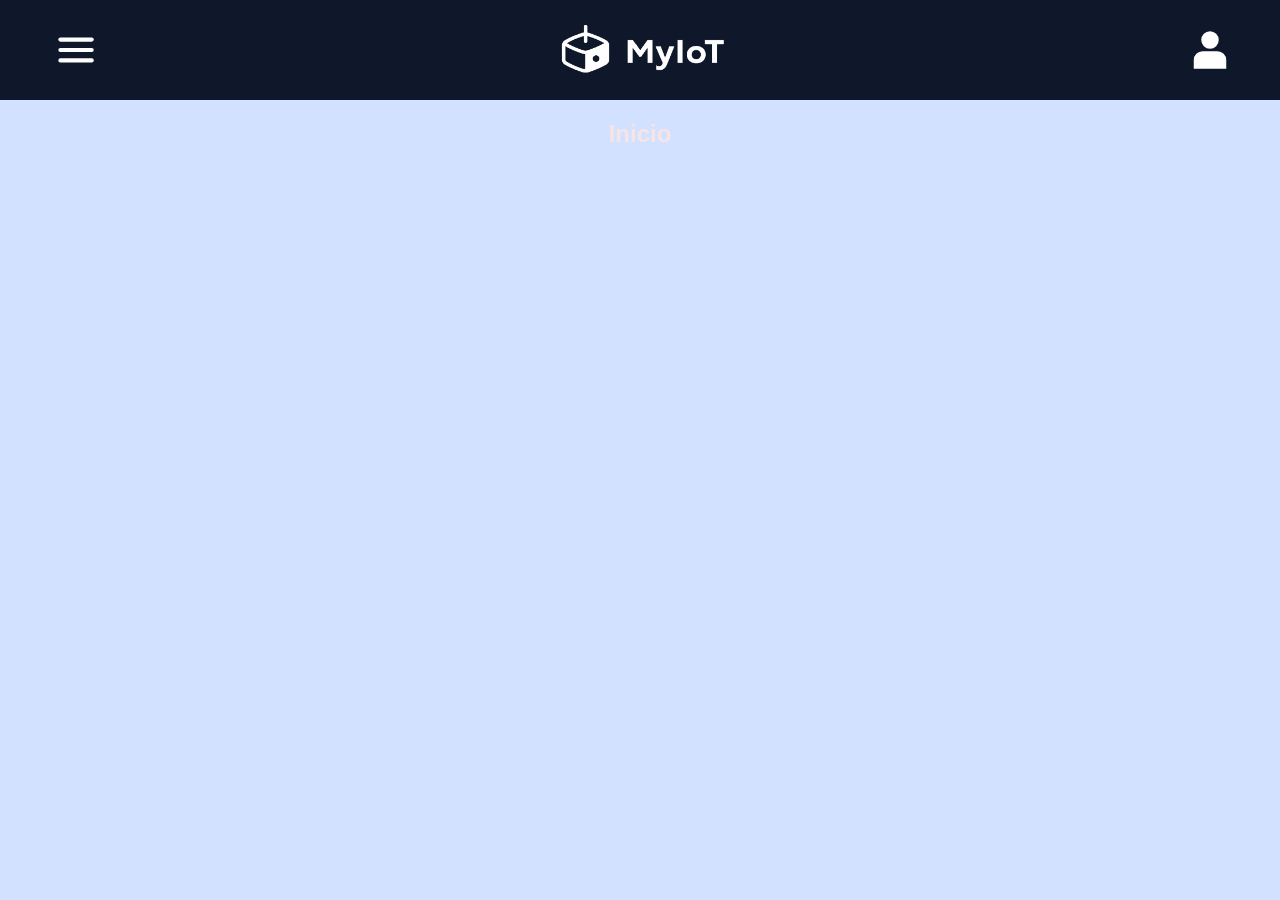
<file: data-dev/webserver/index.html>
<!DOCTYPE html>
<html lang="pt-BR">
<head>
    <meta charset="UTF-8">
    <title>MyIoT</title>
    <link rel="icon" href="../assets/favicon.ico">
    <meta name="viewport" content="width=device-width, initial-scale=1.0">
    
    <link rel="stylesheet" href="./css/base.css">
    <link rel="stylesheet" href="./css/layout.css">
    
    <link rel="stylesheet" href="./css/form.css">
    
</head>

<body>

  <!-- Header -->
  <div id="header-placeholder"></div>

  <!-- Sidebar -->
  <div id="sidebar-placeholder"></div>

  <section id="content">

  </section>

  <script src="./scripts/script.js"></script>
  
</body>

</html>
</file>
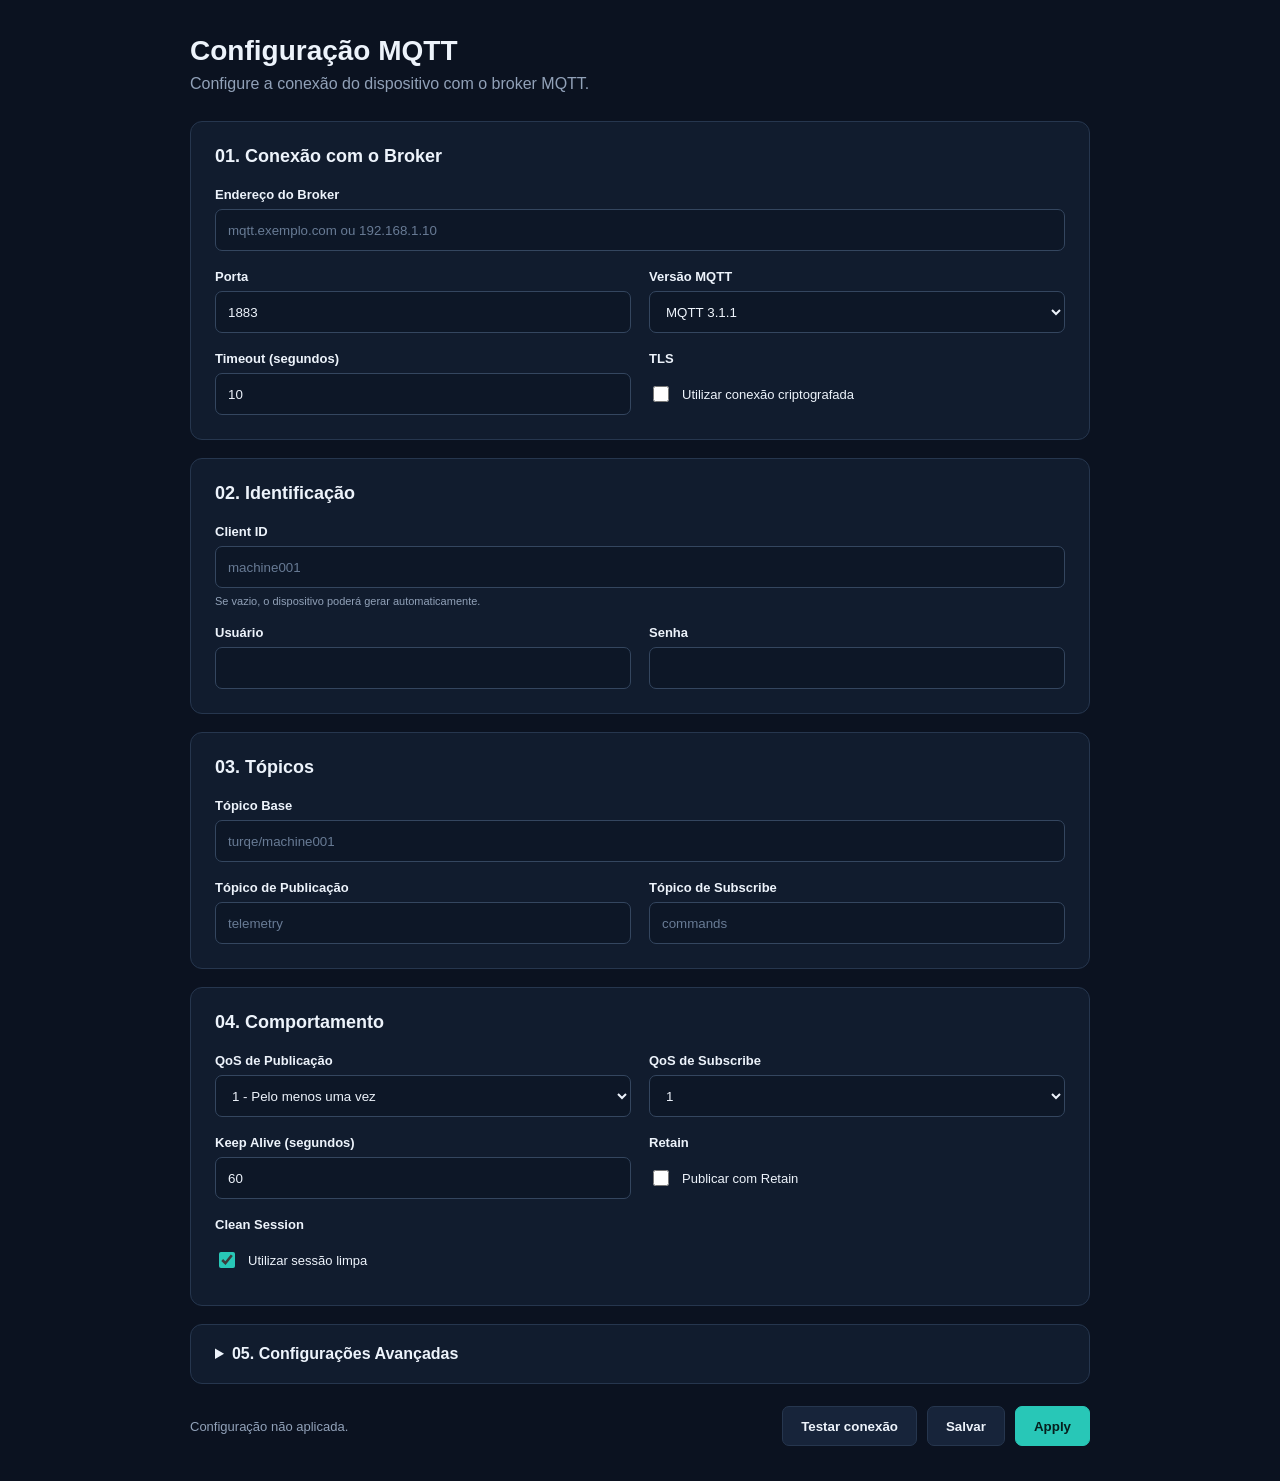
<file: data/mqtt_ia.html>
<!DOCTYPE html>
<html lang="pt-BR">
<head>
<meta charset="UTF-8">
<meta name="viewport" content="width=device-width, initial-scale=1.0">
<title>MQTT Configuration</title>

<style>
:root {
    --bg: #0b1220;
    --surface: #111c2e;
    --surface2: #17243a;
    --border: #26364e;
    --text: #edf3fb;
    --muted: #91a1b8;
    --accent: #28c7b7;
    --danger: #ff7777;
}

* {
    box-sizing: border-box;
}

body {
    margin: 0;
    padding: 35px 18px;
    background: var(--bg);
    color: var(--text);
    font-family: Arial, sans-serif;
}

.container {
    max-width: 900px;
    margin: auto;
}

header {
    margin-bottom: 28px;
}

header h1 {
    margin: 0 0 8px;
    font-size: 28px;
}

header p {
    color: var(--muted);
    margin: 0;
}

.panel {
    background: var(--surface);
    border: 1px solid var(--border);
    border-radius: 12px;
    padding: 24px;
    margin-bottom: 18px;
}

.panel h2 {
    margin: 0 0 20px;
    font-size: 18px;
}

.form-grid {
    display: grid;
    grid-template-columns: repeat(2, 1fr);
    gap: 18px;
}

.field {
    display: flex;
    flex-direction: column;
    gap: 7px;
}

.field.full {
    grid-column: span 2;
}

label {
    font-size: 13px;
    font-weight: 600;
}

input:not([type="checkbox"]),
select {
    width: 100%;
    height: 42px;
    padding: 10px 12px;
    border: 1px solid #34465f;
    border-radius: 7px;
    background: #0d1727;
    color: var(--text);
    outline: none;
}

input:focus,
select:focus {
    border-color: var(--accent);
}

input::placeholder {
    color: #687b95;
}

small {
    color: var(--muted);
    font-size: 11px;
}

.checkbox-field {
    display: flex;
    align-items: center;
    gap: 10px;
    min-height: 42px;
}

.checkbox-field label {
    font-weight: normal;
}

.checkbox-field input {
    accent-color: var(--accent);
    width: 16px;
    height: 16px;
}

details {
    background: var(--surface);
    border: 1px solid var(--border);
    border-radius: 12px;
    margin-bottom: 18px;
}

summary {
    padding: 20px 24px;
    cursor: pointer;
    font-weight: bold;
}

.advanced-content {
    padding: 0 24px 24px;
}

.advanced-content h3 {
    font-size: 15px;
    margin: 20px 0;
}

.divider {
    border-top: 1px solid var(--border);
    margin: 22px 0;
}

.actions {
    display: flex;
    justify-content: space-between;
    align-items: center;
    gap: 15px;
    margin-top: 22px;
    flex-wrap: wrap;
}

.feedback {
    color: var(--muted);
    font-size: 13px;
}

.buttons {
    display: flex;
    gap: 10px;
}

button {
    height: 40px;
    padding: 0 18px;
    border-radius: 7px;
    border: 1px solid var(--border);
    background: var(--surface2);
    color: var(--text);
    font-weight: bold;
    cursor: pointer;
}

button:hover {
    border-color: var(--accent);
}

button.primary {
    background: var(--accent);
    border-color: var(--accent);
    color: #06201e;
}

button.primary:hover {
    background: #43d8c8;
}

@media (max-width: 600px) {
    .form-grid {
        grid-template-columns: 1fr;
    }

    .field.full {
        grid-column: auto;
    }

    .actions {
        align-items: stretch;
        flex-direction: column;
    }

    .buttons {
        display: grid;
        grid-template-columns: 1fr 1fr;
    }

    .buttons button:last-child {
        grid-column: span 2;
    }

    .buttons button {
        width: 100%;
    }
}
</style>
</head>

<body>

<div class="container">

<header>
    <h1>Configuração MQTT</h1>
    <p>Configure a conexão do dispositivo com o broker MQTT.</p>
</header>

<form id="mqtt-form">

<!-- CONEXÃO -->
<section class="panel">
    <h2>01. Conexão com o Broker</h2>

    <div class="form-grid">

        <div class="field full">
            <label>Endereço do Broker</label>
            <input type="text" name="mqtt_host"
                   placeholder="mqtt.exemplo.com ou 192.168.1.10"
                   required>
        </div>

        <div class="field">
            <label>Porta</label>
            <input type="number" name="mqtt_port"
                   value="1883" min="1" max="65535" required>
        </div>

        <div class="field">
            <label>Versão MQTT</label>
            <select name="mqtt_version">
                <option value="3.1.1">MQTT 3.1.1</option>
                <option value="5.0">MQTT 5.0</option>
            </select>
        </div>

        <div class="field">
            <label>Timeout (segundos)</label>
            <input type="number" name="mqtt_connect_timeout"
                   value="10" min="1">
        </div>

        <div class="field">
            <label>TLS</label>
            <div class="checkbox-field">
                <input type="checkbox" name="mqtt_tls">
                <label>Utilizar conexão criptografada</label>
            </div>
        </div>

    </div>
</section>

<!-- IDENTIFICAÇÃO -->
<section class="panel">
    <h2>02. Identificação</h2>

    <div class="form-grid">

        <div class="field full">
            <label>Client ID</label>
            <input type="text" name="mqtt_client_id"
                   placeholder="machine001">
            <small>Se vazio, o dispositivo poderá gerar automaticamente.</small>
        </div>

        <div class="field">
            <label>Usuário</label>
            <input type="text" name="mqtt_user">
        </div>

        <div class="field">
            <label>Senha</label>
            <input type="password" name="mqtt_password">
        </div>

    </div>
</section>

<!-- TÓPICOS -->
<section class="panel">
    <h2>03. Tópicos</h2>

    <div class="form-grid">

        <div class="field full">
            <label>Tópico Base</label>
            <input type="text" name="mqtt_topic_base"
                   placeholder="turqe/machine001">
        </div>

        <div class="field">
            <label>Tópico de Publicação</label>
            <input type="text" name="mqtt_topic_pub"
                   placeholder="telemetry">
        </div>

        <div class="field">
            <label>Tópico de Subscribe</label>
            <input type="text" name="mqtt_topic_sub"
                   placeholder="commands">
        </div>

    </div>
</section>

<!-- COMUNICAÇÃO -->
<section class="panel">
    <h2>04. Comportamento</h2>

    <div class="form-grid">

        <div class="field">
            <label>QoS de Publicação</label>
            <select name="mqtt_qos_pub">
                <option value="0">0 - No máximo uma vez</option>
                <option value="1" selected>1 - Pelo menos uma vez</option>
                <option value="2">2 - Exatamente uma vez</option>
            </select>
        </div>

        <div class="field">
            <label>QoS de Subscribe</label>
            <select name="mqtt_qos_sub">
                <option value="0">0</option>
                <option value="1" selected>1</option>
                <option value="2">2</option>
            </select>
        </div>

        <div class="field">
            <label>Keep Alive (segundos)</label>
            <input type="number" name="mqtt_keepalive" value="60">
        </div>

        <div class="field">
            <label>Retain</label>
            <div class="checkbox-field">
                <input type="checkbox" name="mqtt_retain">
                <label>Publicar com Retain</label>
            </div>
        </div>

        <div class="field">
            <label>Clean Session</label>
            <div class="checkbox-field">
                <input type="checkbox" name="mqtt_clean_session" checked>
                <label>Utilizar sessão limpa</label>
            </div>
        </div>

    </div>
</section>

<!-- AVANÇADO -->
<details>
    <summary>05. Configurações Avançadas</summary>

    <div class="advanced-content">

        <h3>Last Will and Testament (LWT)</h3>

        <div class="form-grid">

            <div class="field full">
                <label>Tópico LWT</label>
                <input type="text" name="mqtt_lwt_topic"
                       placeholder="turqe/machine001/status">
            </div>

            <div class="field full">
                <label>Mensagem LWT</label>
                <input type="text" name="mqtt_lwt_message"
                       value="offline">
            </div>

            <div class="field">
                <label>QoS LWT</label>
                <select name="mqtt_lwt_qos">
                    <option value="0">0</option>
                    <option value="1" selected>1</option>
                    <option value="2">2</option>
                </select>
            </div>

            <div class="field">
                <label>Retain LWT</label>
                <div class="checkbox-field">
                    <input type="checkbox" name="mqtt_lwt_retain" checked>
                    <label>Habilitar Retain</label>
                </div>
            </div>

        </div>

        <div class="divider"></div>

        <h3>Reconexão</h3>

        <div class="form-grid">

            <div class="field">
                <label>Reconexão Automática</label>
                <div class="checkbox-field">
                    <input type="checkbox" name="mqtt_auto_reconnect" checked>
                    <label>Habilitar reconexão</label>
                </div>
            </div>

            <div class="field">
                <label>Intervalo de Reconexão (s)</label>
                <input type="number" name="mqtt_reconnect_interval"
                       value="5" min="1">
            </div>

            <div class="field">
                <label>Intervalo Máximo (s)</label>
                <input type="number" name="mqtt_reconnect_max_interval"
                       value="60" min="1">
            </div>

        </div>

    </div>
</details>

<!-- AÇÕES -->
<div class="actions">

    <div class="feedback" id="form-feedback">
        Configuração não aplicada.
    </div>

    <div class="buttons">
        <button type="button" id="test-connection">
            Testar conexão
        </button>

        <button type="submit">
            Salvar
        </button>

        <button type="button" class="primary" id="apply-config">
            Apply
        </button>
    </div>

</div>

</form>
</div>

<script>
const form = document.getElementById("mqtt-form");
const feedback = document.getElementById("form-feedback");

function getConfig() {
    const data = new FormData(form);
    const config = {};

    for (const [key, value] of data.entries()) {
        const element = form.elements[key];

        if (element.type === "checkbox") {
            config[key] = element.checked;
        } else if (element.type === "number") {
            config[key] = Number(value);
        } else {
            config[key] = value;
        }
    }

    form.querySelectorAll('input[type="checkbox"]').forEach(element => {
        config[element.name] = element.checked;
    });

    return config;
}

async function request(url, method) {
    const config = getConfig();

    const response = await fetch(url, {
        method: method,
        headers: {
            "Content-Type": "application/json"
        },
        body: JSON.stringify(config)
    });

    const result = await response.json();

    if (!response.ok) {
        throw new Error(result.detail || "Erro na requisição.");
    }

    return result;
}

form.addEventListener("submit", async event => {
    event.preventDefault();

    try {
        const result = await request("/api/mqtt/config", "PUT");
        feedback.textContent = result.message || "Configuração salva.";
    } catch (error) {
        feedback.textContent = error.message;
    }
});

document.getElementById("apply-config").addEventListener("click", async () => {
    if (!form.reportValidity()) return;

    try {
        feedback.textContent = "Aplicando configuração...";

        const result = await request("/api/mqtt/apply", "POST");

        feedback.textContent = result.message || "Configuração aplicada.";
    } catch (error) {
        feedback.textContent = error.message;
    }
});

document.getElementById("test-connection").addEventListener("click", async () => {
    if (!form.reportValidity()) return;

    try {
        feedback.textContent = "Testando conexão...";

        const result = await request("/api/mqtt/test", "POST");

        feedback.textContent = result.message || "Teste concluído.";
    } catch (error) {
        feedback.textContent = error.message;
    }
});
</script>

</body>
</html>
</file>
<file: data-dev/webserver/css/base.css>
:root{
    
    /* === BASE === */
    --bg-main: #d2e1ff;/* --bg-main: #0B1220; */
    --bg-sidebar: #111C2E;
    --bg-header: #0f172a;

    /* Surfaces */
    --surface: #111C2E;
    --surface2: #1B2A40;

    /* Borders */
    --border: #2B3B52;
    --input-border-color: #34465F;

    /* Text */
    --text: #f7e5e5;
    --muted: #94A3B8;
    --label-text-color: #CBD5E1;
    --placeholder: #687B95;

    /* Accent */
    --accent: #2DD4BF;
    --accent-hover: #5EEAD4;
    --accent-text: #06201E;

    /* Status */
    --danger: #ff7777;

}

/* Global reset */

*{
    margin: 0;
    padding: 0;
    box-sizing: border-box;
    font-family: Arial, Helvetica, sans-serif;
}

body{
    background: var(--bg-main);
    color: var(--text);
    height: 100%;
}
</file>
<file: data-dev/webserver/css/layout.css>
/* ===== Layout ===== */
.container {
    min-height: 100vh;

    max-width: 900px;
    margin: auto;
}

.container header {
    margin-bottom: 28px;
}

.container header h1 {
    margin-bottom: 8px;
    font-size: 28px;
}

.container header p {
    color: var(--muted);
}


/* ===== Main ===== */
.main {
    flex: 1;
    display: flex;
    flex-direction: column;
}


/* ===== Content ===== */
#content {
    padding: 20px;
    display: flex;
    justify-content: center;
}

.card{
    background: var(--surface);
    padding: 20px;
    border: 1px solid var(--border);
    border-radius: 12px;
    margin-bottom: 20px;
    /* box-shadow: 0 2px 5px rgba(0,0,0,0.1); */
}
</file>
<file: data-dev/webserver/css/form.css>
/* =========================
   Labels
========================= */

.form-label {
    font-size: 13px;
    font-weight: 600;

    color: var(--label-text-color);
}


/* =========================
   Form controls
========================= */

.form-control {
    width: 100%;
    height: 42px;
    padding: 10px 12px;

    border: 1px solid var(--input-border-color);
    border-radius: 7px;

    background: #0D1727;
    color: var(--text);

    outline: none;
}

.form-control:focus {
    border-color: var(--accent);
}

.form-control::placeholder {
    color: var(--placeholder);
}


/* =========================
   Field
========================= */

.form-grid {
    display: grid;
    grid-template-columns: repeat(2, 1fr);
    gap: 18px;
}

.field {
    display: flex;
    flex-direction: column;
    gap: 7px;
}

.field.full {
    grid-column: span 2;
}

.field-hint{
    color: var(--muted);
    font-size: 11px;
}


/* =========================
   Checkbox
========================= */

.checkbox-field {
    display: flex;
    align-items: center;
    gap: 10px;
    min-height: 42px;
}

.checkbox-field label {
    font-weight: normal;
}

.checkbox-field input[type="checkbox"] {
    accent-color: var(--accent);
    width: 16px;
    height: 16px;
}


/* =========================
   Buttons
========================= */

button {
    height: 40px;
    padding: 0 18px;

    border-radius: 7px;
    border: 1px solid var(--border);

    background: var(--surface2);
    color: var(--text);
    font-weight: bold;
    cursor: pointer;
}

button:hover {
    border-color: var(--accent);
}

button.primary {
    background: var(--accent);
    border-color: var(--accent);
    color: var(--accent-text);
}

button.primary:hover {
    background: var(--accent-hover);
}


/* =========================
   Form layout
========================= */

.divider {
    border-top: 1px solid var(--border);
    margin: 22px 0;
}

.actions {
    display: flex;
    justify-content: space-between;
    align-items: center;
    gap: 15px;
    margin-top: 22px;
    flex-wrap: wrap;
}

.feedback {
    color: var(--muted);
    font-size: 13px;
}

.buttons {
    display: flex;
    gap: 10px;
}


/* =========================
   Responsive
========================= */
@media (max-width: 600px) {
    .form-grid {
        grid-template-columns: 1fr;
    }

    .field.full {
        grid-column: auto;
    }

    .actions {
        align-items: stretch;
        flex-direction: column;
    }

    .buttons {
        display: grid;
        grid-template-columns: 1fr 1fr;
    }

    .buttons button:last-child {
        grid-column: span 2;
    }

    .buttons button {
        width: 100%;
    }
}
</file>
